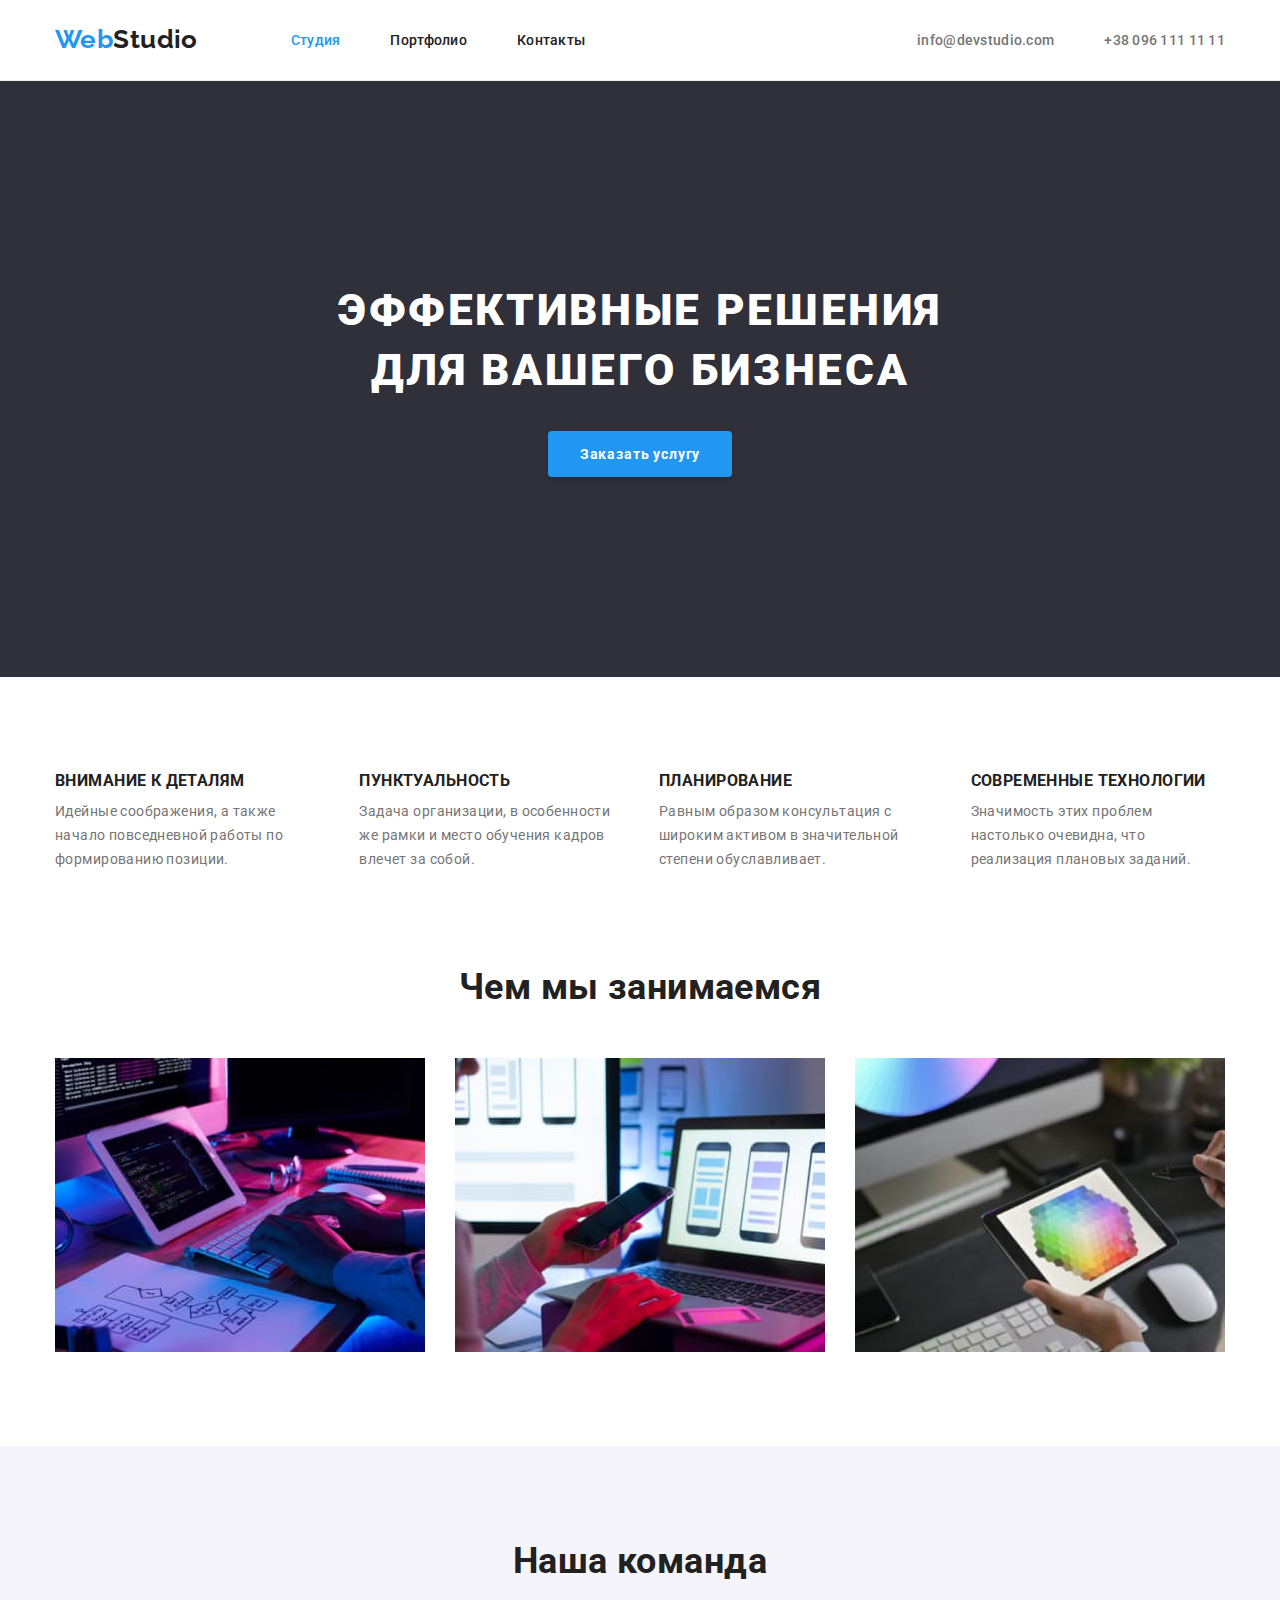
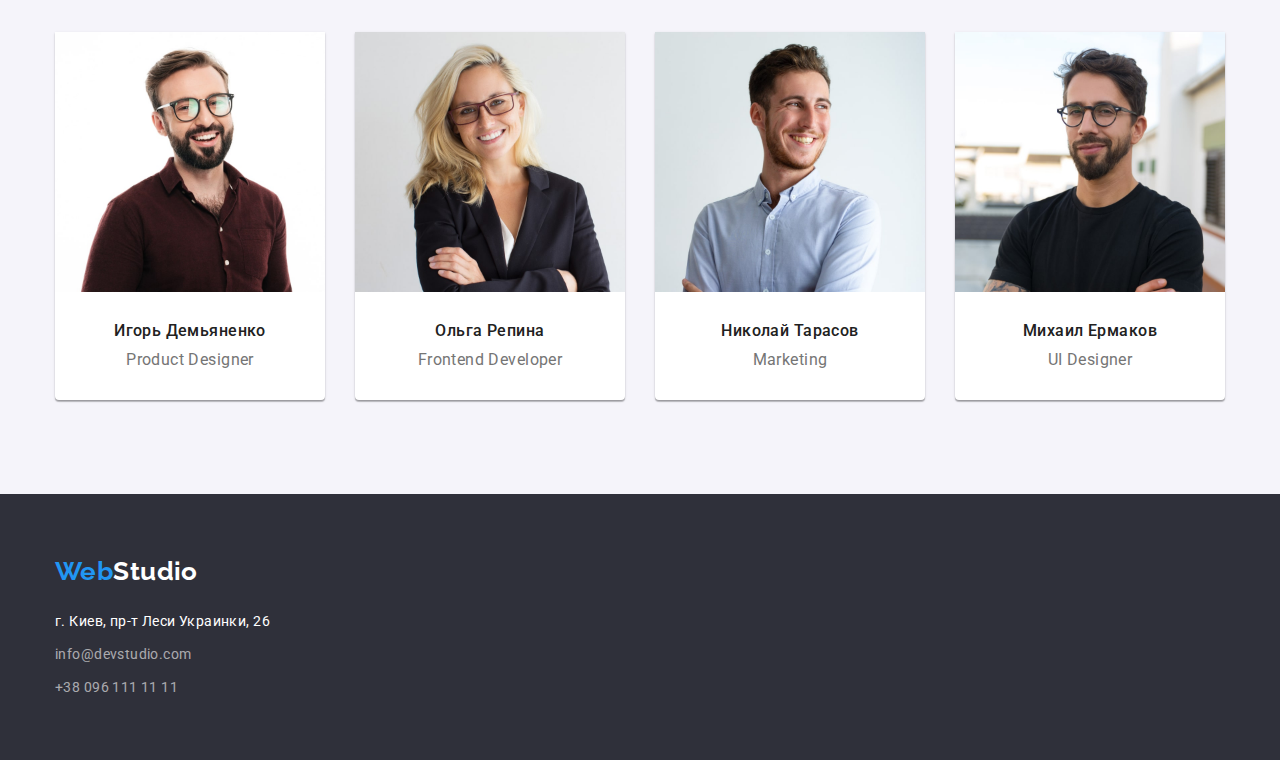
<file: index.html>
<!DOCTYPE html>
<html lang="ru">
  <head>
    <meta charset="utf-8" />
    <title>goit-markup-hw-01</title>
    <link href="./styles/modern-normalize.css" rel="stylesheet" />
    <link rel="preconnect" href="https://fonts.googleapis.com" />
    <link rel="preconnect" href="https://fonts.gstatic.com" crossorigin />
    <link
      href="https://fonts.googleapis.com/css2?family=Raleway:wght@700&family=Roboto:wght@400;500;700;900&display=swap"
      rel="stylesheet"
    />
    <link href="./styles/style.css" rel="stylesheet" />
  </head>
  <body>
    <header class="head">
      <div class="head-conteiner conteiner">
        <!--Навигация-->
        <nav class="navigation">
          <a class="logo" href="./index.html" lang="en"
            >Web<span class="head-logo-studio">Studio</span></a
          >
          <ul class="list-menu">
            <li class="lint"><a class="item current" href="./index.html">Студия</a></li>
            <li class="lint"><a class="item" href="./portfolio.html">Портфолио</a></li>
            <li class="lint"><a class="item" href="#">Контакты</a></li>
          </ul>
        </nav>
        <!--Контакты-->
        <ul class="contacts-list">
          <li class="lint">
            <a class="item" href="mailto:info@devstudio.com">info@devstudio.com</a>
          </li>
          <li class="lint"><a class="item" href="tel:+380961111111">+38 096 111 11 11</a></li>
        </ul>
      </div>
    </header>
    <main>
      <!--Герой-->
      <section class="section main-screen">
        <div class="conteiner">
          <h1 class="main-title">Эффективные решения для вашего бизнеса</h1>
          <button type="button" class="to-order">Заказать услугу</button>
        </div>
      </section>
      <!--Особенности-->
      <section class="section">
        <div class="conteiner">
          <h2 class="visually-hidden">features</h2>
          <ul class="features-list">
            <li class="lint">
              <h3 title class="lint-title">Внимание к деталям</h3>
              <p class="lint-text">
                Идейные соображения, а также начало повседневной работы по формированию позиции.
              </p>
            </li>
            <li class="lint">
              <h3 class="lint-title">Пунктуальность</h3>
              <p class="lint-text">
                Задача организации, в особенности же рамки и место обучения кадров влечет за собой.
              </p>
            </li>
            <li class="lint">
              <h3 class="lint-title">Планирование</h3>
              <p class="lint-text">
                Равным образом консультация с широким активом в значительной степени обуславливает.
              </p>
            </li>
            <li class="lint">
              <h3 title class="lint-title">Современные технологии</h3>
              <p class="lint-text">
                Значимость этих проблем настолько очевидна, что реализация плановых заданий.
              </p>
            </li>
          </ul>
        </div>
      </section>
      <!--Направление-->
      <section class="section follow">
        <div class="conteiner">
          <h2 class="follow-title">Чем мы занимаемся</h2>
          <ul class="follow-list">
            <li class="follow-lint">
              <img
                src="images/desk-office.jpg"
                alt="programer working his desk office"
                width="370"
                height="294"
              />
            </li>
            <li class="follow-lint">
              <img
                src="images/interface-mobile-phones.jpg"
                alt="web ui designers are developing application smartphones team creators is working interface mobile phones"
                width="370"
                height="294"
              />
            </li>
            <li class="follow-lint">
              <img
                src="images/graphic-tablet.jpg"
                alt="creativeartist web design with working colour selection graphic tablet"
                width="370"
                height="294"
              />
            </li>
          </ul>
        </div>
      </section>
      <!--Наша команда-->
      <section class="section our-team">
        <div class="conteiner">
          <h2 class="our-team-title">Наша команда</h2>
          <ul class="our-team-list">
            <li class="our-team-lint">
              <img
                class="our-team-photo"
                src="images/product-designer.jpg"
                alt="Product Designer"
                width="270"
                height="260"
              />
              <div class="our-team-text-block">
                <h3 class="lint-title">Игорь Демьяненко</h3>
                <p class="lint-text">Product Designer</p>
              </div>
            </li>
            <li class="our-team-lint">
              <img
                class="our-team-photo"
                src="images/frontend-developer.jpg"
                alt="Frontend Developer"
                width="270"
                height="260"
              />
              <div class="our-team-text-block">
                <h3 class="lint-title">Ольга Репина</h3>
                <p class="lint-text">Frontend Developer</p>
              </div>
            </li>
            <li class="our-team-lint">
              <img
                class="our-team-photo"
                src="images/marketing.jpg"
                alt="Marketing"
                width="270"
                height="260"
              />
              <div class="our-team-text-block">
                <h3 class="lint-title">Николай Тарасов</h3>
                <p class="lint-text">Marketing</p>
              </div>
            </li>
            <li class="our-team-lint">
              <img
                class="our-team-photo"
                src="images/ui-designer.jpg"
                alt="UI Designer"
                width="270"
                height="260"
              />
              <div class="our-team-text-block">
                <h3 class="lint-title">Михаил Ермаков</h3>
                <p class="lint-text">UI Designer</p>
              </div>
            </li>
          </ul>
        </div>
      </section>
    </main>
    <!---Подвал-->
    <footer class="footer">
      <div class="conteiner">
        <a class="logo" href="./index.html" lang="en"
          >Web<span class="footer-logo-studio">Studio</span></a
        >
        <address>
          <ul class="address-list">
            <li class="address-lint">
              <a
                class="item on-map"
                href="https://goo.gl/maps/a3mqNuimZ3VsWyFX9"
                target="_blank"
                rel="noreferrer noopener"
                >г. Киев, пр-т Леси Украинки, 26</a
              >
            </li>
            <li class="address-lint">
              <a class="item contacts-item" href="mailto:info@devstudio.com">info@devstudio.com</a>
            </li>
            <li class="address-lint">
              <a class="item contacts-item" href="tel:+380961111111">+38 096 111 11 11</a>
            </li>
          </ul>
        </address>
      </div>
    </footer>
  </body>
</html>
</file>
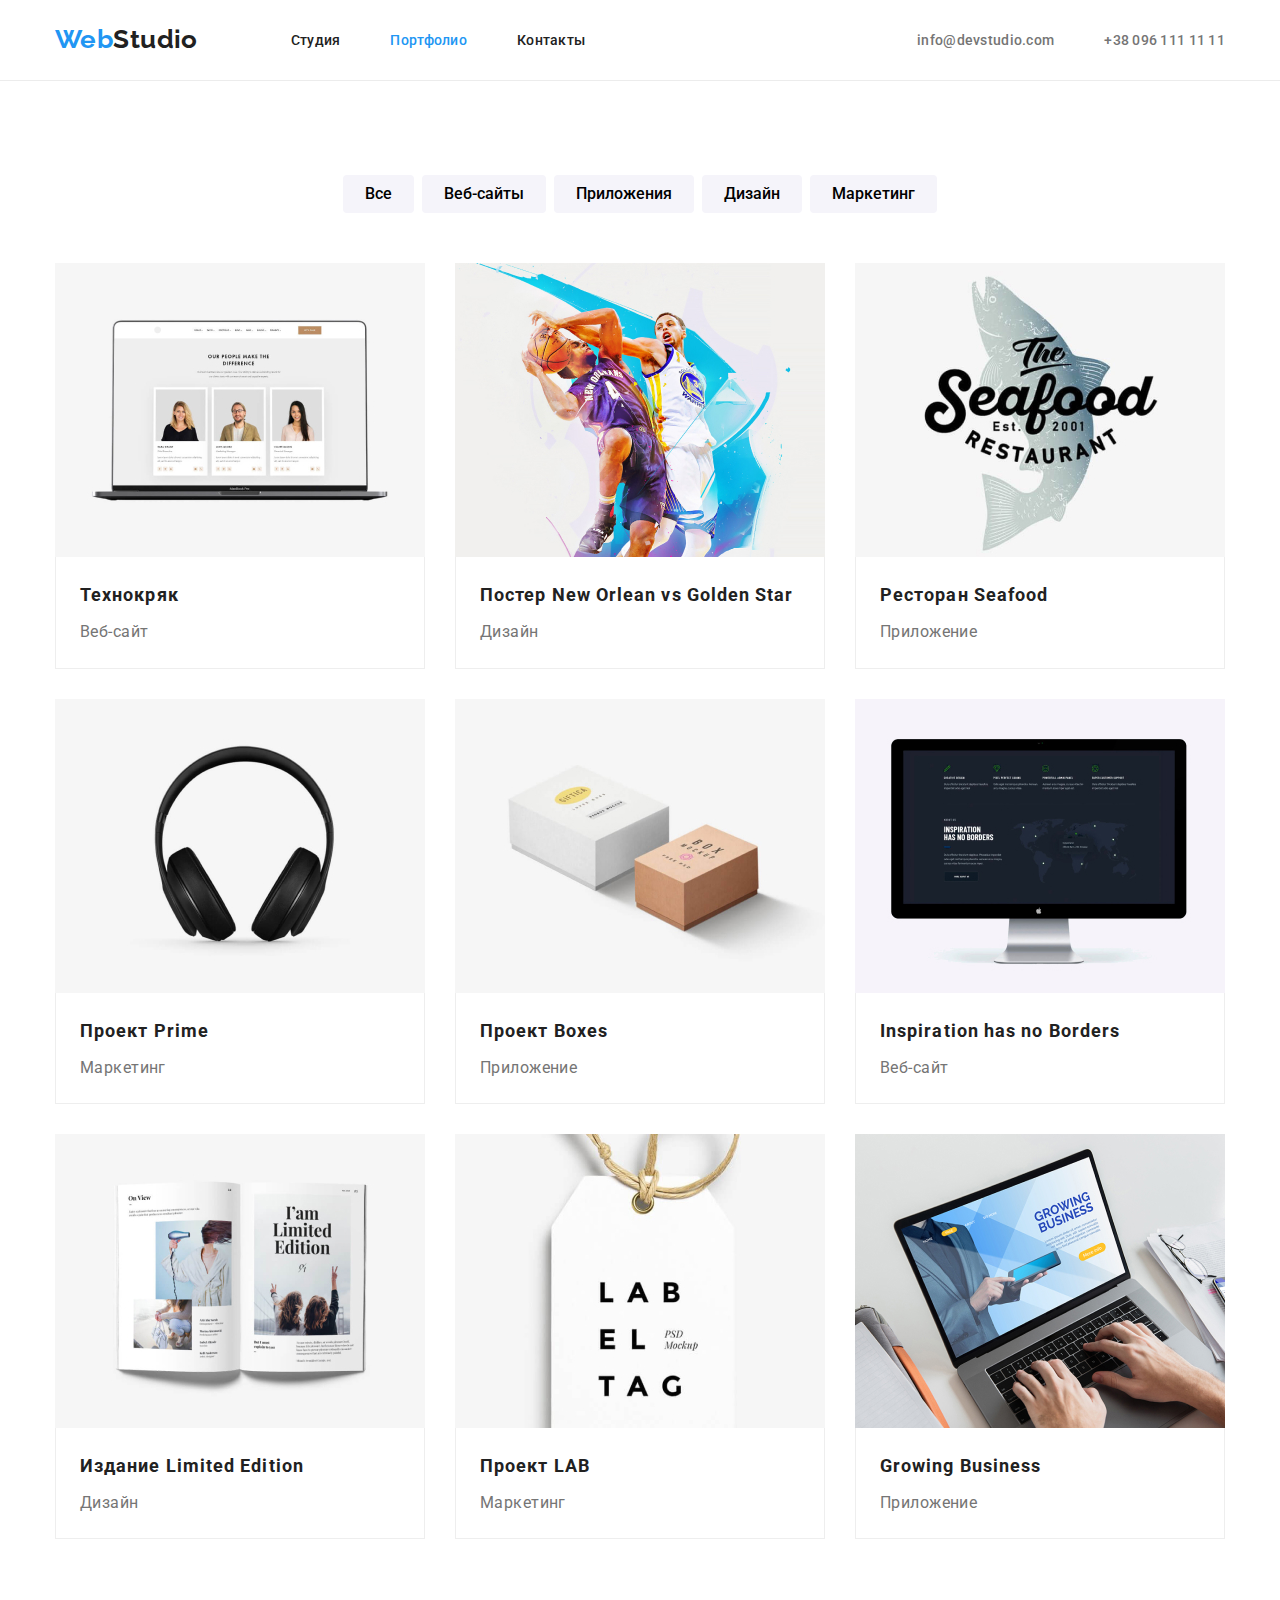
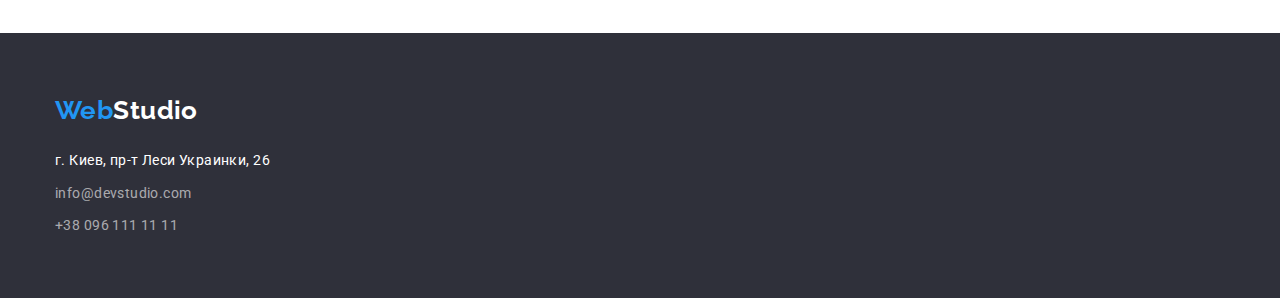
<file: portfolio.html>
<!DOCTYPE html>
<html lang="ru">
  <head>
    <meta charset="utf-8" />
    <title>portfolio</title>
    <link href="./styles/modern-normalize.css" rel="stylesheet" />
    <link rel="preconnect" href="https://fonts.googleapis.com" />
    <link rel="preconnect" href="https://fonts.gstatic.com" crossorigin />
    <link
      href="https://fonts.googleapis.com/css2?family=Raleway:wght@700&family=Roboto:wght@400;500;700;900&display=swap"
      rel="stylesheet"
    />
    <link href="./styles/style.css" rel="stylesheet" />
  </head>
  <body>
    <!--Хедер-->
    <header class="head">
      <div class="head-conteiner conteiner">
        <!--Навигация-->
        <nav class="navigation">
          <a class="logo" href="./index.html" lang="en"
            >Web<span class="head-logo-studio">Studio</span></a
          >
          <ul class="list-menu">
            <li class="lint"><a class="item" href="./index.html">Студия</a></li>
            <li class="lint"><a class="item current" href="./portfolio.html">Портфолио</a></li>
            <li class="lint"><a class="item" href="#">Контакты</a></li>
          </ul>
        </nav>
        <!--Контакты-->
        <ul class="contacts-list">
          <li class="lint">
            <a class="item" href="mailto:info@devstudio.com">info@devstudio.com</a>
          </li>
          <li class="lint"><a class="item" href="tel:+380961111111">+38 096 111 11 11</a></li>
        </ul>
      </div>
    </header>
    <main>
      <!--Портфолио-->
      <section class="section portfolio-screen">
        <div class="conteiner">
          <!--Фильтр-->
          <h1 class="visually-hidden">filter</h1>
          <ul class="filter-list">
            <li class="filter-list-lint">
              <button type="button" class="filter-button">Все</button>
            </li>
            <li class="filter-list-lint">
              <button type="button" class="filter-button">Веб-сайты</button>
            </li>
            <li class="filter-list-lint">
              <button type="button" class="filter-button">Приложения</button>
            </li>
            <li class="filter-list-lint">
              <button type="button" class="filter-button">Дизайн</button>
            </li>
            <li class="filter-list-lint">
              <button type="button" class="filter-button">Маркетинг</button>
            </li>
          </ul>
          <!--Блок карточек портфолио-->
          <ul class="portfolio-list">
            <li class="portfolio-list-lint">
              <a class="portfolio-list-link" href="#">
                <img
                  class="portfolio-list-img"
                  src="images/laptop-2.jpg"
                  alt="UI Designer"
                  width="370"
                  height="294"
                />
                <div class="portfolio-list-text-block">
                  <h2 class="portfolio-list-titel">Технокряк</h2>
                  <p class="portfolio-list-text">Веб-сайт</p>
                </div>
              </a>
            </li>
            <li class="portfolio-list-lint">
              <a class="portfolio-list-link" href="#">
                <img
                  class="portfolio-list-img"
                  src="images/b-ball.jpg"
                  alt="UI Designer"
                  width="370"
                  height="294"
                />
                <div class="portfolio-list-text-block">
                  <h2 class="portfolio-list-titel">Постер New Orlean vs Golden Star</h2>
                  <p class="portfolio-list-text">Дизайн</p>
                </div>
              </a>
            </li>
            <li class="portfolio-list-lint">
              <a class="portfolio-list-link" href="#">
                <img
                  class="portfolio-list-img"
                  src="images/seafood.jpg"
                  alt="UI Designer"
                  width="370"
                  height="294"
                />
                <div class="portfolio-list-text-block">
                  <h2 class="portfolio-list-titel">Ресторан Seafood</h2>
                  <p class="portfolio-list-text">Приложение</p>
                </div>
              </a>
            </li>
            <li class="portfolio-list-lint">
              <a class="portfolio-list-link" href="#">
                <img
                  class="portfolio-list-img"
                  src="images/headphones.jpg"
                  alt="UI Designer"
                  width="370"
                  height="294"
                />
                <div class="portfolio-list-text-block">
                  <h2 class="portfolio-list-titel">Проект Prime</h2>
                  <p class="portfolio-list-text">Маркетинг</p>
                </div>
              </a>
            </li>
            <li class="portfolio-list-lint">
              <a class="portfolio-list-link" href="#">
                <img
                  class="portfolio-list-img"
                  src="images/boxes.jpg"
                  alt="UI Designer"
                  width="370"
                  height="294"
                />
                <div class="portfolio-list-text-block">
                  <h2 class="portfolio-list-titel">Проект Boxes</h2>
                  <p class="portfolio-list-text">Приложение</p>
                </div>
              </a>
            </li>
            <li class="portfolio-list-lint">
              <a class="portfolio-list-link" href="#">
                <img
                  class="portfolio-list-img"
                  src="images/pc.jpg"
                  alt="UI Designer"
                  width="370"
                  height="294"
                />
                <div class="portfolio-list-text-block">
                  <h2 class="portfolio-list-titel">Inspiration has no Borders</h2>
                  <p class="portfolio-list-text">Веб-сайт</p>
                </div>
              </a>
            </li>
            <li class="portfolio-list-lint">
              <a class="portfolio-list-link" href="#">
                <img
                  class="portfolio-list-img"
                  src="images/book.jpg"
                  alt="UI Designer"
                  width="370"
                  height="294"
                />
                <div class="portfolio-list-text-block">
                  <h2 class="portfolio-list-titel">Издание Limited Edition</h2>
                  <p class="portfolio-list-text">Дизайн</p>
                </div>
              </a>
            </li>
            <li class="portfolio-list-lint">
              <a class="portfolio-list-link" href="#">
                <img
                  class="portfolio-list-img"
                  src="images/label.jpg"
                  alt="UI Designer"
                  width="370"
                  height="294"
                />
                <div class="portfolio-list-text-block">
                  <h2 class="portfolio-list-titel">Проект LAB</h2>
                  <p class="portfolio-list-text">Маркетинг</p>
                </div>
              </a>
            </li>
            <li class="portfolio-list-lint">
              <a class="portfolio-list-link" href="#">
                <img
                  class="portfolio-list-img"
                  src="images/laptop-1.jpg"
                  alt="UI Designer"
                  width="370"
                  height="294"
                />
                <div class="portfolio-list-text-block">
                  <h2 class="portfolio-list-titel">Growing Business</h2>
                  <p class="portfolio-list-text">Приложение</p>
                </div>
              </a>
            </li>
          </ul>
        </div>
      </section>
    </main>
    <!--Подвал-->
    <footer class="footer">
      <div class="conteiner">
        <a class="logo" href="./index.html" lang="en"
          >Web<span class="footer-logo-studio">Studio</span></a
        >
        <address>
          <ul class="address-list">
            <li class="address-lint">
              <a
                class="item on-map"
                href="https://goo.gl/maps/a3mqNuimZ3VsWyFX9"
                target="_blank"
                rel="noreferrer noopener"
                >г. Киев, пр-т Леси Украинки, 26</a
              >
            </li>
            <li class="address-lint">
              <a class="item contacts-item" href="mailto:info@devstudio.com">info@devstudio.com</a>
            </li>
            <li class="address-lint">
              <a class="item contacts-item" href="tel:+380961111111">+38 096 111 11 11</a>
            </li>
          </ul>
        </address>
      </div>
    </footer>
  </body>
</html>
</file>
<file: styles/style.css>
:root {
  --main-text-color: #212121;
  --second-text-color: #757575;
  --hero-text-color: #fff;
  --address-list-text-color: #fff;
  --filter-button-color: #fff;
  --accent-color: #2196f3;
  --bgc-hero-footer: #2f303a;
  --bgc-our-team: #f5f4fa;
  --font-size: 14px;
}

body {
  background-color: #fff;
  color: var(--main-text-color);

  font-family: 'Roboto', sans-serif;
  font-size: var(--font-size);
  line-height: 1.17;
  letter-spacing: 0.03em;
}
.conteiner {
  width: 1200px;
  padding: 0 15px;
  margin: 0 auto;
}
.section {
  padding: 94px 0;
}
h1,
h2,
h3,
h4,
h5,
h6,
p,
ul {
  margin: 0;
}
ul {
  list-style: none;
  padding: 0;
}
img {
  display: block;
  max-width: 100%;
  height: auto;
}
/*-------------------Хедер------------*/
.head {
  border-bottom: 1px solid #ececec;
}
.head-conteiner {
  display: flex;
}
/*-------------------Навигация------------*/
.navigation {
  display: flex;
  align-items: center;
}
.logo {
  font-family: 'Raleway', sans-serif;
  font-size: 26px;
  font-weight: 700;
  line-height: 1.38;
  text-decoration: none;
  color: var(--accent-color);
}
.logo .head-logo-studio {
  color: var(--main-text-color);
}
.list-menu .item,
.contacts-list .item {
  display: block;
  font-weight: 500;
  text-decoration: none;
  letter-spacing: 0.02em;
  color: var(--main-text-color);
  padding: 32px 0;
  transition: all 0.3s;
}
.list-menu {
  display: flex;
  margin-left: 93px;
}
.list-menu .lint {
  margin-right: 50px;
}
.list-menu .lint:last-child {
  margin: 0;
}
.list-menu .item:hover,
.list-menu .item:focus,
.contacts-list .item:hover,
.contacts-list .item:focus {
  color: var(--accent-color);
}
.list-menu .current {
  color: var(--accent-color);
}
/*---------------Контакты----------------*/
.contacts-list {
  display: flex;
  margin-left: auto;
}
.contacts-list .item {
  color: var(--second-text-color);
}
.contacts-list .lint:last-child {
  margin-left: 50px;
}
/*-----------------Герой-----------------*/
.main-screen {
  background-color: var(--bgc-hero-footer);
  padding: 200px 0px;
}
.main-title {
  font-size: 44px;
  font-weight: 900;
  line-height: 1.36;
  letter-spacing: 0.06em;
  text-transform: uppercase;
  color: var(--hero-text-color);
  text-align: center;

  width: 696px;
  margin: 0 auto 30px auto;
}
.to-order {
  display: block;
  margin: 0 auto;

  font-weight: 700;
  line-height: 1.87;
  letter-spacing: 0.06em;
  color: var(--hero-text-color);

  background-color: var(--accent-color);
  box-shadow: 0px 4px 4px rgba(0, 0, 0, 0.15);
  padding: 10px 32px;
  border-style: none;
  border-radius: 4px;
  cursor: pointer;

  transition: all 0.3s;
}
.to-order:hover,
.to-order:focus {
  background: #188ce8;
}
.visually-hidden {
  position: absolute;
  white-space: nowrap;
  width: 1px;
  height: 1px;
  overflow: hidden;
  border: 0;
  padding: 0;
  clip: rect(0 0 0 0);
  clip-path: inset(50%);
  margin: -1px;
}
/*---------Особенности---------*/
.features-list {
  display: flex;
}
.features-list .lint {
  margin-right: 30px;
}
.features-list .lint:last-child {
  margin: 0;
}
.features-list .lint-title {
  font-weight: 700;
  text-transform: uppercase;
  margin-bottom: 10px;
}
.features-list .lint-text {
  line-height: 1.71;
  color: var(--second-text-color);
}
/*----------------Направление------------*/
.follow {
  padding-top: 0;
}
.follow-list {
  display: flex;
}
.follow-lint {
  font-size: 0;
  margin-right: 30px;
}
.follow-lint:last-child {
  margin: 0;
}
.follow-title,
.our-team-title {
  font-size: 36px;
  font-weight: 700;
  line-height: 1.17;
  text-align: center;
  margin-bottom: 50px;
}
/*--------------Наша команда----------*/
.our-team {
  background-color: var(--bgc-our-team);
}
.our-team-list {
  display: flex;
}
.our-team-lint {
  margin-right: 30px;
  background-color: #fff;
  border-radius: 0 0 4px 4px;
  text-align: center;
  box-shadow: 0px 1px 3px rgba(0, 0, 0, 0.12), 0px 1px 1px rgba(0, 0, 0, 0.14),
    0px 2px 1px rgba(0, 0, 0, 0.2);
}
.our-team-lint:last-child {
  margin: 0;
}
.our-team-text-block {
  padding: 30px 0;
}
.our-team-list .lint-title {
  font-size: 16px;
  font-weight: 500;
  line-height: 1.17;
  margin-bottom: 10px;
}
.our-team-list .lint-text {
  font-size: 16px;
  line-height: 1.17;
  color: var(--second-text-color);
}
.footer {
  background-color: var(--bgc-hero-footer);
  padding: 60px 0;
}
.logo .footer-logo-studio {
  color: #fff;
}
.footer .logo {
  display: inline-block;
  margin-bottom: 20px;
}
.address-lint {
  margin-bottom: 9px;
}
.address-lint:last-child {
  margin: 0;
}
.address-list .item {
  line-height: 1.71;
  text-decoration: none;
  color: rgba(255, 255, 255, 0.6);
  font-style: normal;
  transition: all 0.3s;
}
.address-list .on-map {
  color: var(--address-list-text-color);
}
.address-list .item:hover,
.address-list .item:focus {
  color: var(--address-list-text-color);
}

/*-------------Портфолио------------*/
.portfolio-screen {
  padding-bottom: 94px;
}
/*----------------Фильтр-----------*/
.filter-list {
  display: flex;
  justify-content: center;
  padding-bottom: 50px;
}
.filter-list-lint {
  margin-right: 8px;
}
.filter-list-lint:last-child {
  margin-right: 0;
}
.filter-button {
  font-size: 16px;
  font-weight: 500;
  line-height: 1.63;
  background-color: #f5f4fa;
  padding: 6px 22px;
  border-style: none;
  border-radius: 4px;
  cursor: pointer;
  transition: all 0.3s;
}
.filter-button:hover,
.filter-button:focus {
  color: var(--filter-button-color);
  background-color: var(--accent-color);
  box-shadow: 0px 3px 1px rgba(0, 0, 0, 0.1), 0px 1px 2px rgba(0, 0, 0, 0.08),
    0px 2px 2px rgba(0, 0, 0, 0.12);
}
/*-------Блок карточек портфолио----*/
.portfolio-list {
  display: flex;
  flex-wrap: wrap;
  margin: -15px;
}
.portfolio-list-lint {
  margin: 15px;
  font-size: 0;
}
.portfolio-list-lint:hover,
.portfolio-list-lint:focus {
  box-shadow: 0px 1px 1px rgba(0, 0, 0, 0.12), 0px 4px 4px rgba(0, 0, 0, 0.06),
    1px 4px 6px rgba(0, 0, 0, 0.16);
  transition: all 0.3s;
}
.portfolio-list-link {
  text-decoration: none;
}
.portfolio-list-text-block {
  padding: 20px 24px;
  border-right: 1px solid #eeeeee;
  border-bottom: 1px solid #eeeeee;
  border-left: 1px solid #eeeeee;
}
.portfolio-list-titel {
  font-size: 18px;
  font-weight: 700;
  line-height: 2;
  letter-spacing: 0.06em;
  color: var(--main-text-color);
  margin-bottom: 4px;
}
.portfolio-list-text {
  font-size: 16px;
  line-height: 1.88;
  color: var(--second-text-color);
}
</file>
